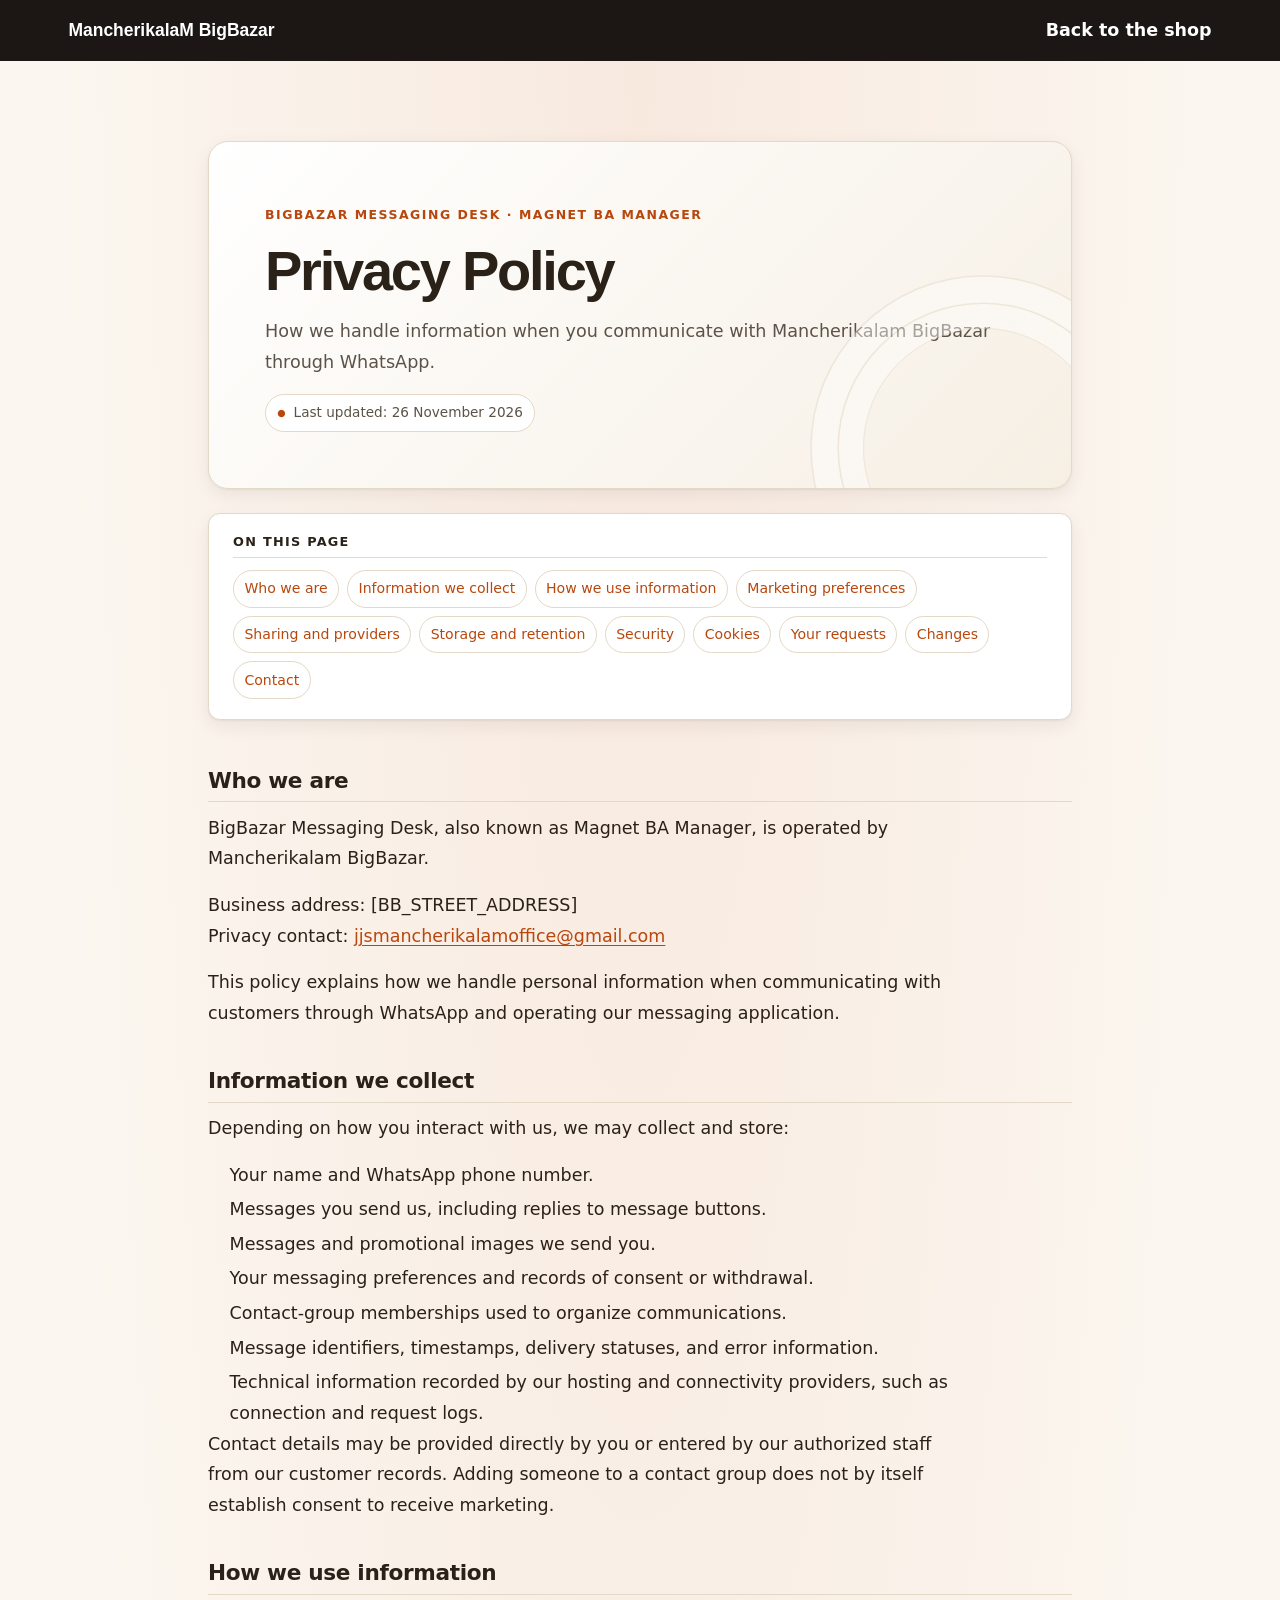
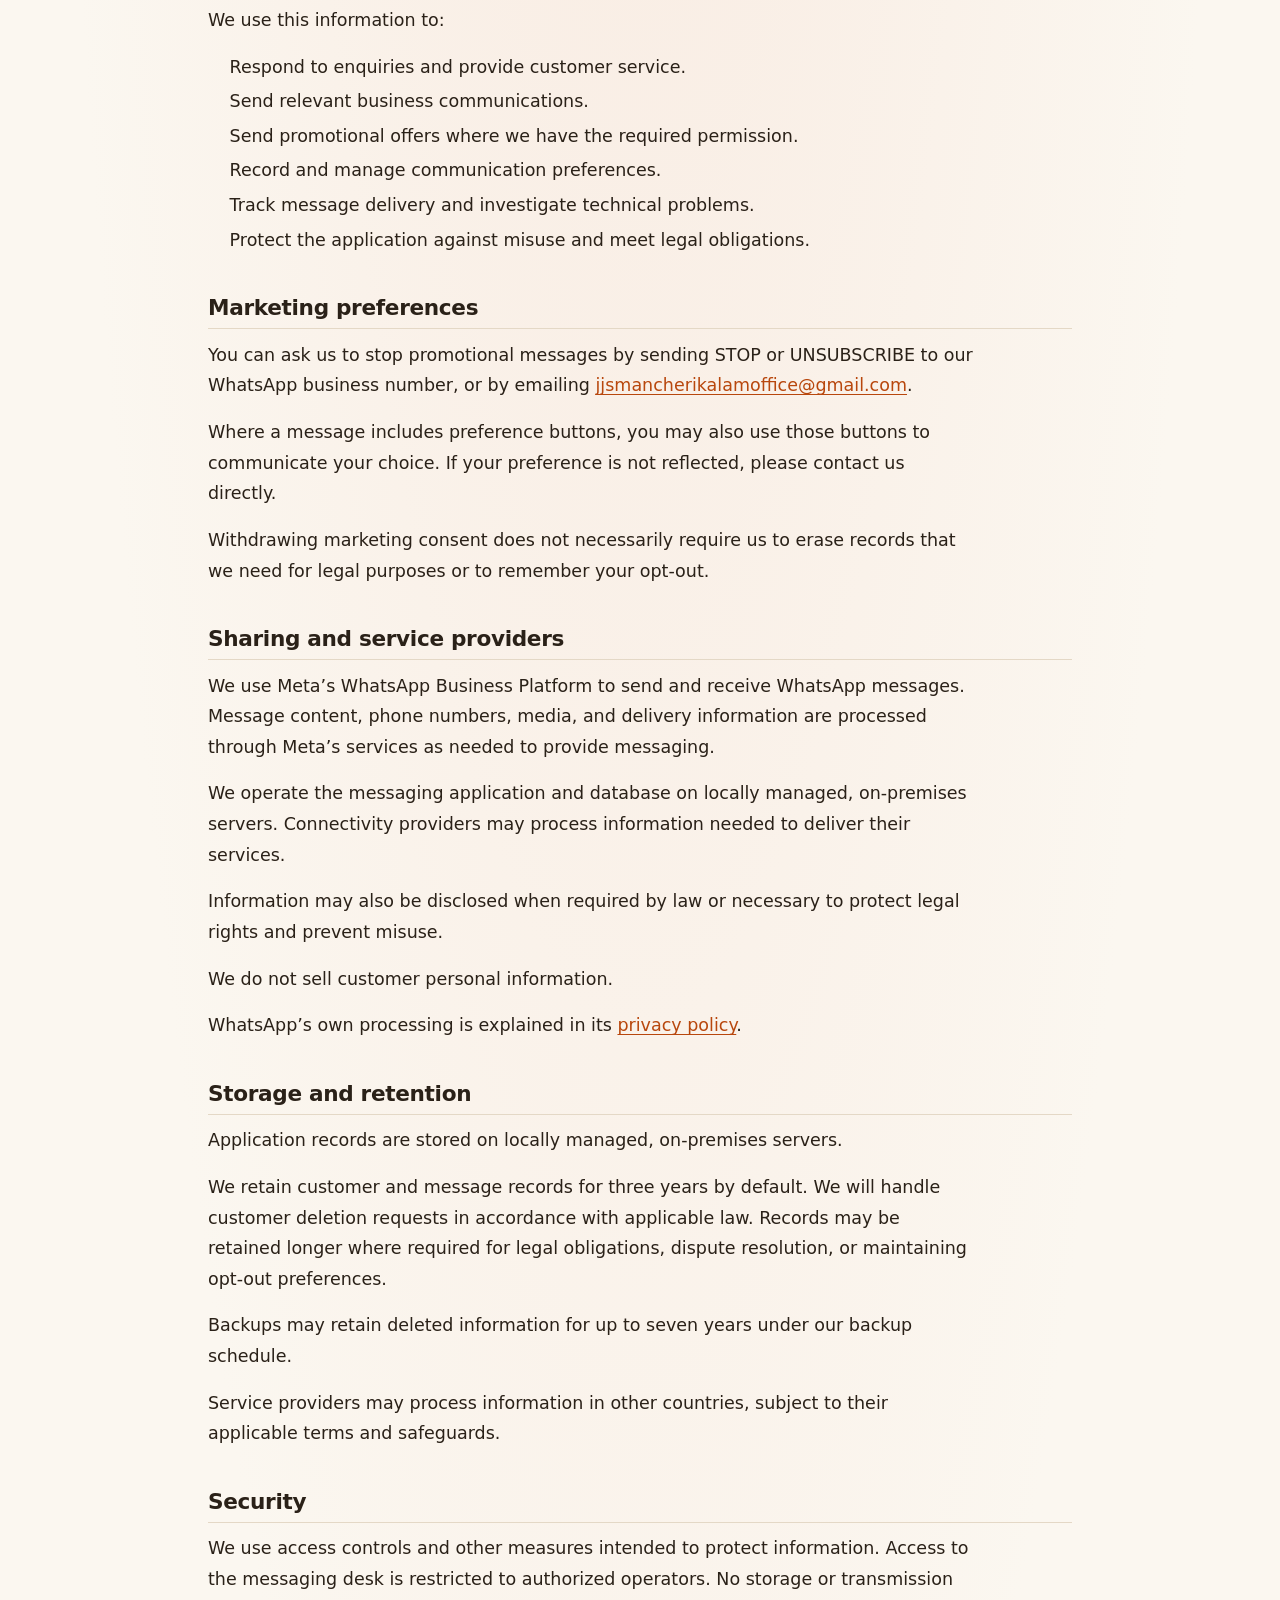
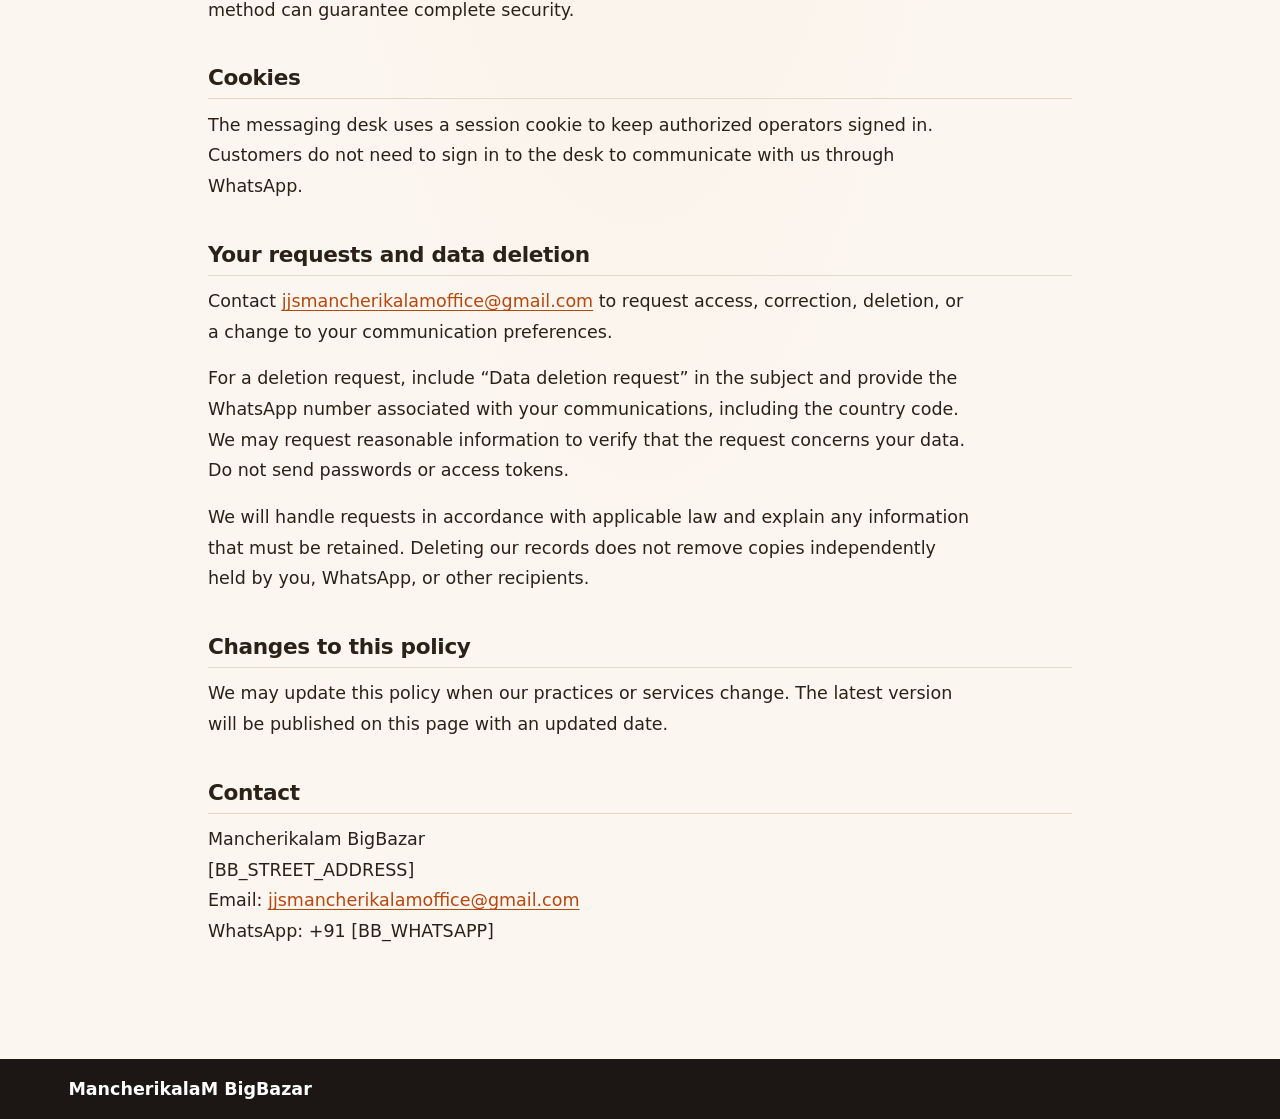
<file: privacy.html>
<!DOCTYPE html>
<html lang="en">

<head>
  <meta charset="UTF-8">
  <meta name="viewport" content="width=device-width, initial-scale=1">
  <meta name="description" content="Privacy policy for BigBazar Messaging Desk, also known as Magnet BA Manager.">
  <meta name="theme-color" content="#263a2d">
  <title>Privacy Policy — MancherikalaM BigBazar</title>
  <link rel="canonical" href="https://mancherikalam.com/privacy.html">
  <link rel="icon" href="assets/img/favicon.svg" type="image/svg+xml">
  <link rel="stylesheet" href="assets/css/styles.css">
</head>

<body class="policy-page">
  <header class="policy-header">
    <div class="shell">
      <a href="./" class="policy-home">MancherikalaM BigBazar</a>
      <a href="./">Back to the shop</a>
    </div>
  </header>

  <main class="policy-main shell">
    <article class="policy-content">
      <div class="policy-hero">
        <span class="policy-eyebrow">BigBazar Messaging Desk · Magnet BA Manager</span>
        <h1>Privacy Policy</h1>
        <p class="policy-lead">How we handle information when you communicate with Mancherikalam BigBazar through WhatsApp.</p>
        <p class="policy-updated"><span aria-hidden="true">●</span> Last updated: 26 November 2026</p>
      </div>

      <nav class="policy-toc" aria-label="On this page">
        <h2>On this page</h2>
        <div class="policy-toc-links">
          <a href="#who-we-are">Who we are</a>
          <a href="#information">Information we collect</a>
          <a href="#use">How we use information</a>
          <a href="#preferences">Marketing preferences</a>
          <a href="#sharing">Sharing and providers</a>
          <a href="#retention">Storage and retention</a>
          <a href="#security">Security</a>
          <a href="#cookies">Cookies</a>
          <a href="#requests">Your requests</a>
          <a href="#changes">Changes</a>
          <a href="#contact">Contact</a>
        </div>
      </nav>

      <h2 id="who-we-are">Who we are</h2>
      <p>BigBazar Messaging Desk, also known as Magnet BA Manager, is operated by
        Mancherikalam BigBazar.</p>
      <p>Business address: [BB_STREET_ADDRESS]<br>
        Privacy contact: <a href="mailto:jjsmancherikalamoffice@gmail.com">jjsmancherikalamoffice@gmail.com</a></p>
      <p>This policy explains how we handle personal information when communicating
        with customers through WhatsApp and operating our messaging application.</p>

      <h2 id="information">Information we collect</h2>
      <p>Depending on how you interact with us, we may collect and store:</p>
      <ul>
        <li>Your name and WhatsApp phone number.</li>
        <li>Messages you send us, including replies to message buttons.</li>
        <li>Messages and promotional images we send you.</li>
        <li>Your messaging preferences and records of consent or withdrawal.</li>
        <li>Contact-group memberships used to organize communications.</li>
        <li>Message identifiers, timestamps, delivery statuses, and error information.</li>
        <li>Technical information recorded by our hosting and connectivity providers,
          such as connection and request logs.</li>
      </ul>
      <p>Contact details may be provided directly by you or entered by our authorized
        staff from our customer records. Adding someone to a contact group does not
        by itself establish consent to receive marketing.</p>

      <h2 id="use">How we use information</h2>
      <p>We use this information to:</p>
      <ul>
        <li>Respond to enquiries and provide customer service.</li>
        <li>Send relevant business communications.</li>
        <li>Send promotional offers where we have the required permission.</li>
        <li>Record and manage communication preferences.</li>
        <li>Track message delivery and investigate technical problems.</li>
        <li>Protect the application against misuse and meet legal obligations.</li>
      </ul>

      <h2 id="preferences">Marketing preferences</h2>
      <p>You can ask us to stop promotional messages by sending STOP or UNSUBSCRIBE
        to our WhatsApp business number, or by emailing
        <a href="mailto:jjsmancherikalamoffice@gmail.com">jjsmancherikalamoffice@gmail.com</a>.</p>
      <p>Where a message includes preference buttons, you may also use those buttons
        to communicate your choice. If your preference is not reflected, please
        contact us directly.</p>
      <p>Withdrawing marketing consent does not necessarily require us to erase
        records that we need for legal purposes or to remember your opt-out.</p>

      <h2 id="sharing">Sharing and service providers</h2>
      <p>We use Meta’s WhatsApp Business Platform to send and receive WhatsApp
        messages. Message content, phone numbers, media, and delivery information
        are processed through Meta’s services as needed to provide messaging.</p>
      <p>We operate the messaging application and database on locally managed,
        on-premises servers. Connectivity providers may process information needed
        to deliver their services.</p>
      <p>Information may also be disclosed when required by law or necessary to
        protect legal rights and prevent misuse.</p>
      <p>We do not sell customer personal information.</p>
      <p>WhatsApp’s own processing is explained in its <a href="https://www.whatsapp.com/legal/privacy-policy">privacy policy</a>.</p>

      <h2 id="retention">Storage and retention</h2>
      <p>Application records are stored on locally managed, on-premises servers.</p>
      <p>We retain customer and message records for three years by default. We will
        handle customer deletion requests in accordance with applicable law. Records
        may be retained longer where required for legal obligations, dispute
        resolution, or maintaining opt-out preferences.</p>
      <p>Backups may retain deleted information for up to seven years under our
        backup schedule.</p>
      <p>Service providers may process information in other countries, subject to
        their applicable terms and safeguards.</p>

      <h2 id="security">Security</h2>
      <p>We use access controls and other measures intended to protect information.
        Access to the messaging desk is restricted to authorized operators.
        No storage or transmission method can guarantee complete security.</p>

      <h2 id="cookies">Cookies</h2>
      <p>The messaging desk uses a session cookie to keep authorized operators
        signed in. Customers do not need to sign in to the desk to communicate
        with us through WhatsApp.</p>

      <h2 id="requests">Your requests and data deletion</h2>
      <p>Contact <a href="mailto:jjsmancherikalamoffice@gmail.com">jjsmancherikalamoffice@gmail.com</a> to request access, correction, deletion,
        or a change to your communication preferences.</p>
      <p>For a deletion request, include “Data deletion request” in the subject and
        provide the WhatsApp number associated with your communications, including
        the country code. We may request reasonable information to verify that
        the request concerns your data. Do not send passwords or access tokens.</p>
      <p>We will handle requests in accordance with applicable law and explain any
        information that must be retained. Deleting our records does not remove
        copies independently held by you, WhatsApp, or other recipients.</p>

      <h2 id="changes">Changes to this policy</h2>
      <p>We may update this policy when our practices or services change. The latest
        version will be published on this page with an updated date.</p>

      <h2 id="contact">Contact</h2>
      <p>Mancherikalam BigBazar<br>
        [BB_STREET_ADDRESS]<br>
        Email: <a href="mailto:jjsmancherikalamoffice@gmail.com">jjsmancherikalamoffice@gmail.com</a><br>
        WhatsApp: +91 [BB_WHATSAPP]</p>
    </article>
  </main>

  <footer class="policy-footer">
    <div class="shell"><a href="./">MancherikalaM BigBazar</a></div>
  </footer>
</body>

</html>
</file>
<file: assets/css/styles.css>
@charset "UTF-8";

/* ============================================================
   MancherikalaM BigBazar — wholesale & retail, Changanassery
   Direction: the shop's own lit sign. A dark slatted wall, a
   golden arc, white geometric lettering — set against a warm
   paper page for everything below the hero. Generous tap
   targets, bilingual by default, readable on a cheap phone.

   Lettering follows the signboard: Quicksand for the rounded
   "MancherikalaM", Montserrat ExtraBold for "BIGBAZAR" and the
   headings. The bilingual layout comes from data-lang on <html>.
   ============================================================ */

/* ---- tokens ---- */

:root {
  --bg: #fbf7f0;
  --bg-soft: #f6efe4;
  --surface: #ffffff;
  --surface-2: #f4ece0;
  --line: #e4d8c6;
  --line-soft: #efe6d8;

  --text: #2a2118;
  --text-dim: #5d5247;
  --muted: #756859;

  /* Brand accent, contrast-checked: 4.98:1 on --bg, 5.32:1 under white. */
  --accent: #b8470d;
  --accent-strong: #8f3609;
  --accent-wash: #f8e9df;
  --accent-ring: #d4650f;
  --on-accent: #ffffff;

  /* The sign: a near-black slatted wall and a golden arc. These stay the
     same in light and dark mode — the hero is always "the sign". */
  --sign-wall: #1c1714;
  --sign-wall-2: #241d19;
  --sign-gold: #f3a712;
  --sign-ink: #ffffff;
  --sign-dim: #e2d6c8;

  --whatsapp: #1fa855;

  --radius: 12px;
  --radius-lg: 20px;
  --shell: 1180px;
  --tap: 48px;
  --header-h: 64px;

  --sans: "Nunito Sans", -apple-system, BlinkMacSystemFont, "Segoe UI", Roboto,
    system-ui, sans-serif;
  --display: "Montserrat", "Nunito Sans", -apple-system, "Segoe UI", sans-serif;
  --rounded: "Quicksand", "Nunito Sans", -apple-system, "Segoe UI", sans-serif;
  --ml: "Noto Sans Malayalam", "Nirmala UI", Manjari, Meera, AnjaliOldLipi,
    sans-serif;

  /* Malayalam needs more room: stacked vowel signs and conjunct
     clusters sit above and below the baseline. */
  --ml-size-adj: 1.06;
  --ml-line: 1.85;

  --shadow: 0 1px 2px rgba(42, 33, 24, .06), 0 6px 18px rgba(42, 33, 24, .07);
  --shadow-lift: 0 2px 4px rgba(42, 33, 24, .08), 0 14px 32px rgba(42, 33, 24, .12);
}

@media (prefers-color-scheme: dark) {
  :root {
    --bg: #171310;
    --bg-soft: #1d1814;
    --surface: #211c17;
    --surface-2: #2a231d;
    --line: #3a3129;
    --line-soft: #2d2620;

    --text: #f2ebe1;
    --text-dim: #c0b4a5;
    --muted: #9a8d7e;

    /* In dark mode the accent is a light colour, so ink on top of it
       flips to the page ground instead of white. 7.87:1 on --bg. */
    --accent: #ff8a3d;
    --accent-strong: #ffa366;
    --accent-wash: #2a1c12;
    --accent-ring: #ff8a3d;
    --on-accent: #171310;

    --sign-wall: #120e0c;
    --sign-wall-2: #1a1411;

    --whatsapp: #4ddd8a;

    --shadow: 0 1px 2px rgba(0, 0, 0, .4), 0 6px 18px rgba(0, 0, 0, .45);
    --shadow-lift: 0 2px 4px rgba(0, 0, 0, .45), 0 14px 32px rgba(0, 0, 0, .55);
  }
}

/* ---- reset ---- */

*,
*::before,
*::after {
  box-sizing: border-box;
}

html {
  scroll-behavior: smooth;
  /* Keep anchor targets clear of the sticky header. */
  scroll-padding-top: calc(var(--header-h) + 12px);
  -webkit-text-size-adjust: 100%;
}

body {
  margin: 0;
  background: var(--bg);
  color: var(--text);
  font-family: var(--sans);
  font-size: 17px;
  line-height: 1.65;
  -webkit-font-smoothing: antialiased;
  /* Long Malayalam compounds must never push the page sideways. */
  overflow-wrap: break-word;
}

img,
svg,
iframe {
  display: block;
  max-width: 100%;
}

img {
  height: auto;
}

a {
  color: var(--accent);
  text-decoration-thickness: .08em;
  text-underline-offset: .18em;
}

a:hover {
  color: var(--accent-strong);
}

h1,
h2,
h3 {
  margin: 0;
  font-family: var(--display);
  font-weight: 800;
  line-height: 1.2;
  letter-spacing: -.015em;
}

p {
  margin: 0 0 1rem;
}

p:last-child {
  margin-bottom: 0;
}

ul {
  margin: 0;
  padding: 0;
  list-style: none;
}

figure {
  margin: 0;
}

button {
  font: inherit;
  color: inherit;
}

/* ---- focus ---- */

:focus-visible {
  outline: 3px solid var(--accent-ring);
  outline-offset: 2px;
  border-radius: 4px;
}

.skip {
  position: absolute;
  left: -9999px;
  top: 0;
}

.skip:focus {
  left: 8px;
  top: 8px;
  z-index: 60;
  padding: .7rem 1rem;
  background: var(--accent);
  color: var(--on-accent);
  border-radius: var(--radius);
  font-weight: 700;
  text-decoration: none;
}

.visually-hidden {
  position: absolute;
  width: 1px;
  height: 1px;
  margin: -1px;
  padding: 0;
  overflow: hidden;
  clip: rect(0 0 0 0);
  white-space: nowrap;
  border: 0;
}

/* ============================================================
   Bilingual pairs

   Markup is always English-then-Malayalam so the page reads
   correctly with CSS and JS switched off. data-lang only
   reorders and resizes — nothing is ever hidden.
   ============================================================ */

.bi {
  display: flex;
  flex-direction: column;
  gap: .18em;
}

.bi > * {
  margin: 0;
  min-width: 0;
}

.bi-ml {
  font-family: var(--ml);
  line-height: var(--ml-line);
  /* Only the 400 weight of Noto Sans Malayalam is loaded. Inheriting 800
     from a heading would make the browser synthesise bold, which smears
     the script's conjuncts and vowel signs. */
  font-weight: 400;
  letter-spacing: 0;
}

/* English leads (default) */

[data-lang="en"] .bi-en {
  order: 1;
}

[data-lang="en"] .bi-ml {
  order: 2;
  font-size: .76em;
  font-weight: 400;
  color: var(--text-dim);
}

/* Malayalam leads */

[data-lang="ml"] .bi-ml {
  order: 1;
  font-size: calc(1em * var(--ml-size-adj));
  font-weight: 400;
  color: inherit;
}

[data-lang="ml"] .bi-en {
  order: 2;
  font-size: .76em;
  font-weight: 400;
  color: var(--text-dim);
}

/* Paragraph pairs need real spacing between the two blocks. */

.bi--prose {
  gap: .85rem;
}

[data-lang="en"] .bi--prose .bi-ml,
[data-lang="ml"] .bi--prose .bi-en {
  font-size: .95em;
  font-weight: 400;
  padding-left: .9rem;
  border-left: 3px solid var(--line);
}

/* Inside a filled button, and on the dark sign, the secondary line must
   stay legible, so it keeps the surrounding ink rather than --text-dim. */

[data-lang="en"] .btn .bi-ml,
[data-lang="ml"] .btn .bi-en,
[data-lang="en"] .hero .bi-ml,
[data-lang="ml"] .hero .bi-en {
  color: inherit;
  opacity: .82;
}

/* ---- layout ---- */

.shell {
  width: 100%;
  max-width: var(--shell);
  margin-inline: auto;
  padding-inline: 1.15rem;
}

.section {
  padding-block: 3.25rem;
}

.section--wash {
  background: var(--accent-wash);
}

.section--soft {
  background: var(--bg-soft);
}

/* --accent on --accent-wash sits just under AA for small text, so
   accent-coloured TEXT on a wash uses the darker --accent-strong. */

.section--wash .eyebrow {
  color: var(--accent-strong);
}

.section-head {
  max-width: 44rem;
  margin-bottom: 2rem;
}

.section-head h2 {
  font-size: clamp(1.5rem, 5.6vw, 2.25rem);
}

.section-lead {
  margin-top: .9rem;
  color: var(--text-dim);
}

.eyebrow {
  display: inline-flex;
  align-items: center;
  gap: .55rem;
  margin-bottom: .6rem;
  font-size: .76rem;
  font-weight: 700;
  letter-spacing: .14em;
  text-transform: uppercase;
  color: var(--accent);
}

/* A short golden bar before each eyebrow echoes the arc on the sign. */

.eyebrow::before {
  content: "";
  width: 1.6rem;
  height: 3px;
  border-radius: 3px;
  background: var(--sign-gold);
}

/* ---- wordmark (the sign, in HTML) ---- */

.wordmark {
  position: relative;
  display: inline-flex;
  flex-direction: column;
  align-items: center;
  padding-top: .5em;
  color: inherit;
  line-height: 1;
}

/* The arc stretches to the word's width; its stroke is non-scaling, so the
   thickness is set here in px and inherited into the <use> shadow tree. */

.wordmark-arc {
  position: absolute;
  top: 0;
  left: -.5em;
  width: calc(100% + 1em);
  height: 1.05em;
  color: var(--sign-gold);
  stroke-width: 3px;
  overflow: visible;
}

.wordmark-wheat {
  position: absolute;
  top: -.62em;
  right: 16%;
  width: .8em;
  height: .8em;
  color: var(--sign-gold);
}

.wordmark-top {
  font-family: var(--rounded);
  font-weight: 700;
  font-size: 1em;
  letter-spacing: .005em;
}

.wordmark-bottom {
  margin-top: .08em;
  font-family: var(--display);
  font-weight: 800;
  font-size: 1.32em;
  letter-spacing: .02em;
}

/* ---- header ---- */

.topbar {
  position: sticky;
  top: 0;
  z-index: 40;
  min-height: var(--header-h);
  display: flex;
  align-items: center;
  gap: .6rem;
  padding: .45rem 1.15rem;
  background: var(--sign-wall);
  color: var(--sign-ink);
  border-bottom: 3px solid var(--sign-gold);
}

.brand {
  display: flex;
  align-items: center;
  min-width: 0;
  color: var(--sign-ink);
  text-decoration: none;
  font-size: .95rem;
}

.brand:hover {
  color: var(--sign-ink);
}

.topbar-end {
  display: flex;
  align-items: center;
  gap: .5rem;
  margin-left: auto;
}

/* ---- language toggle ---- */

.lang {
  display: flex;
  flex: none;
  padding: 3px;
  background: rgba(255, 255, 255, .08);
  border: 1px solid rgba(255, 255, 255, .18);
  border-radius: 999px;
}

.lang-btn {
  min-height: 36px;
  padding: 0 .7rem;
  background: none;
  border: 0;
  border-radius: 999px;
  font-size: .82rem;
  font-weight: 700;
  color: var(--sign-dim);
  cursor: pointer;
  white-space: nowrap;
}

.lang-btn[lang="ml"] {
  font-family: var(--ml);
  font-size: .78rem;
}

.lang-btn[aria-pressed="true"] {
  background: var(--sign-gold);
  color: var(--sign-wall);
}

/* ---- nav ---- */

.nav-toggle {
  display: grid;
  place-content: center;
  gap: 4px;
  width: var(--tap);
  height: var(--tap);
  flex: none;
  padding: 0;
  background: none;
  border: 1px solid rgba(255, 255, 255, .22);
  border-radius: var(--radius);
  cursor: pointer;
}

.nav-toggle span {
  display: block;
  width: 20px;
  height: 2px;
  background: var(--sign-ink);
  border-radius: 2px;
}

.nav {
  position: fixed;
  top: var(--header-h);
  left: 0;
  right: 0;
  z-index: 39;
  display: none;
  flex-direction: column;
  padding: .5rem 1.15rem 1rem;
  background: var(--sign-wall);
  border-bottom: 3px solid var(--sign-gold);
  box-shadow: var(--shadow);
}

.nav.is-open {
  display: flex;
}

.nav a {
  display: flex;
  align-items: center;
  min-height: var(--tap);
  padding: .4rem .2rem;
  border-bottom: 1px solid rgba(255, 255, 255, .1);
  color: var(--sign-ink);
  font-weight: 700;
  text-decoration: none;
}

.nav a:last-child {
  border-bottom: 0;
}

.nav a:hover {
  color: var(--sign-gold);
}

/* ---- buttons ---- */

.btn {
  display: inline-flex;
  align-items: center;
  justify-content: center;
  gap: .6rem;
  min-height: var(--tap);
  padding: .7rem 1.25rem;
  border: 2px solid transparent;
  border-radius: var(--radius);
  font-weight: 700;
  text-align: center;
  text-decoration: none;
  cursor: pointer;
  transition: transform .12s ease, background-color .12s ease;
}

.btn:active {
  transform: translateY(1px);
}

.btn svg {
  flex: none;
  width: 22px;
  height: 22px;
}

.btn--primary {
  background: var(--accent);
  color: var(--on-accent);
}

.btn--primary:hover {
  background: var(--accent-strong);
  color: var(--on-accent);
}

.btn--ghost {
  background: var(--surface);
  border-color: var(--line);
  color: var(--text);
}

.btn--ghost:hover {
  border-color: var(--accent);
  color: var(--accent);
}

/* On the dark sign: gold fill with wall-coloured ink (9:1), and an
   outlined white button beside it. */

.btn--gold {
  background: var(--sign-gold);
  color: var(--sign-wall);
}

.btn--gold:hover {
  background: #ffbd3d;
  color: var(--sign-wall);
}

.btn--outline-light {
  background: transparent;
  border-color: rgba(255, 255, 255, .45);
  color: var(--sign-ink);
}

.btn--outline-light:hover {
  border-color: var(--sign-gold);
  color: var(--sign-gold);
}

.btn-stack {
  display: flex;
  flex-direction: column;
  gap: .7rem;
  margin-top: 1.5rem;
}

/* A control whose underlying value is still a [PLACEHOLDER] is flagged by
   main.js rather than left to produce a dead tap. All of this disappears by
   itself once the deploy fills the environment variables in. */

[data-placeholder] {
  border-style: dashed !important;
  border-color: var(--accent) !important;
  background: var(--accent-wash) !important;
  color: var(--accent-strong) !important;
  cursor: not-allowed;
}

[data-placeholder]::after {
  content: " — not added yet";
  font-size: .78em;
  font-weight: 700;
  opacity: .85;
}

.map-load[data-placeholder]::after {
  content: " — map link not added yet";
}

/* The sticky bar is two buttons across a 375px phone, with no room for the
   explanation; the same warning is already on the hero CTA above. */

.actionbar [data-placeholder]::after {
  content: none;
}

/* ============================================================
   Hero — the lit sign
   ============================================================ */

.hero {
  position: relative;
  overflow: hidden;
  padding-block: 2.25rem 2.75rem;
  color: var(--sign-ink);
  /* Vertical slats like the wall behind the real sign, with a warm glow
     where the arc lights it up. */
  background:
    radial-gradient(ellipse 70% 55% at 22% 18%, rgba(243, 167, 18, .2), transparent 70%),
    repeating-linear-gradient(90deg, transparent 0 14px, rgba(255, 255, 255, .035) 14px 16px),
    linear-gradient(180deg, var(--sign-wall-2), var(--sign-wall));
}

.hero-inner {
  display: grid;
  gap: 2rem;
}

.hero-sign {
  font-size: clamp(1.9rem, 9.5vw, 3.6rem);
  margin-bottom: 1.25rem;
}

.hero-sign {
  padding: .45em .5em 0;
}

.hero-sign .wordmark-arc {
  stroke-width: 7px;
}

.footer-brand .wordmark-arc {
  stroke-width: 3.5px;
}

.brand .wordmark,
.footer-brand .wordmark {
  margin: .35em .5em 0;
}

.hero .eyebrow {
  color: var(--sign-gold);
}

.hero-tagline {
  font-family: var(--display);
  font-weight: 800;
  font-size: clamp(1.25rem, 5vw, 1.75rem);
  line-height: 1.25;
}

.hero-tagline .bi-ml {
  font-family: var(--ml);
}

.hero-lead {
  margin-top: 1rem;
  max-width: 34rem;
  color: var(--sign-dim);
}

.hero-aside {
  display: flex;
  flex-wrap: wrap;
  gap: .4rem 1.4rem;
  margin-top: 1.25rem;
  font-weight: 700;
}

.hero-aside a {
  display: inline-flex;
  align-items: center;
  gap: .4rem;
  min-height: 44px;
  color: var(--sign-ink);
  text-decoration: none;
}

.hero-aside a:hover {
  color: var(--sign-gold);
}

/* The aside links are plain text, not buttons, so the placeholder state
   needs no box — only the note. */

.hero-aside [data-placeholder] {
  border: 0 !important;
  background: none !important;
  color: var(--sign-dim) !important;
}

/* Three portrait photos, staggered like stacked sacks. */

.mosaic {
  display: grid;
  grid-template-columns: repeat(3, minmax(0, 1fr));
  gap: .6rem;
  align-items: start;
}

.mosaic img {
  width: 100%;
  aspect-ratio: 3 / 4;
  object-fit: cover;
  border-radius: var(--radius);
  box-shadow: 0 10px 30px rgba(0, 0, 0, .45);
}

.mosaic img:nth-child(2) {
  margin-top: 1.5rem;
}

.mosaic img:nth-child(3) {
  margin-top: .6rem;
}

/* ---- feature strip ---- */

.features {
  display: grid;
  grid-template-columns: repeat(2, minmax(0, 1fr));
  gap: .7rem;
  margin-top: 2.25rem;
}

.feature {
  display: flex;
  align-items: center;
  gap: .7rem;
  min-width: 0;
  padding: .8rem .9rem;
  background: rgba(255, 255, 255, .06);
  border: 1px solid rgba(255, 255, 255, .12);
  border-radius: var(--radius);
  font-size: .92rem;
  font-weight: 700;
  line-height: 1.3;
}

.feature svg {
  flex: none;
  width: 26px;
  height: 26px;
  color: var(--sign-gold);
}

/* ============================================================
   About
   ============================================================ */

.about {
  display: grid;
  gap: 2rem;
  align-items: center;
}

.about-sign {
  overflow: hidden;
  border-radius: var(--radius-lg);
  background: var(--sign-wall);
  box-shadow: var(--shadow-lift);
}

.about-sign img {
  width: 100%;
}

.about-sign figcaption {
  padding: .7rem 1rem;
  font-size: .85rem;
  color: var(--sign-dim);
}

.serve {
  display: flex;
  flex-wrap: wrap;
  gap: .5rem;
  margin-top: 1.5rem;
}

/* ============================================================
   Products — photo cards
   ============================================================ */

.photo-cards {
  display: grid;
  grid-template-columns: repeat(2, minmax(0, 1fr));
  gap: .85rem;
}

.photo-card {
  display: flex;
  flex-direction: column;
  min-width: 0;
  overflow: hidden;
  background: var(--surface);
  border: 1px solid var(--line);
  border-radius: var(--radius);
  box-shadow: var(--shadow);
  transition: transform .15s ease, box-shadow .15s ease;
}

.photo-card:hover {
  transform: translateY(-3px);
  box-shadow: var(--shadow-lift);
}

.photo-card img {
  width: 100%;
  aspect-ratio: 4 / 3;
  object-fit: cover;
  background: var(--surface-2);
  border-bottom: 3px solid var(--sign-gold);
}

.photo-card figcaption {
  display: flex;
  flex-direction: column;
  gap: .35rem;
  padding: .8rem .85rem 1rem;
}

.photo-card h3 {
  font-size: 1rem;
  letter-spacing: -.005em;
}

.photo-card .brands {
  font-size: .8rem;
  line-height: 1.45;
  color: var(--muted);
}

/* ============================================================
   Rice wall
   ============================================================ */

.split {
  display: grid;
  gap: 2rem;
}

.rice-groups {
  display: grid;
  gap: .7rem;
}

.rice-group {
  display: grid;
  align-content: start;
  gap: .45rem;
  padding: .9rem 1rem;
  background: var(--surface);
  border: 1px solid var(--line);
  border-left: 4px solid var(--sign-gold);
  border-radius: var(--radius);
}

.rice-group h3 {
  font-size: 1rem;
}

.photo-grid {
  display: grid;
  grid-template-columns: repeat(2, minmax(0, 1fr));
  gap: .6rem;
}

.photo-grid img {
  width: 100%;
  aspect-ratio: 1 / 1;
  object-fit: cover;
  border-radius: var(--radius);
  background: var(--surface-2);
}

.photo-grid--3 {
  grid-template-columns: repeat(3, minmax(0, 1fr));
}

.note {
  margin-top: 1.25rem;
  font-size: .9rem;
  color: var(--muted);
}

/* ---- chips ---- */

.chips {
  display: flex;
  flex-wrap: wrap;
  gap: .4rem;
}

.chip {
  display: inline-flex;
  align-items: center;
  min-height: 34px;
  padding: .25rem .8rem;
  background: var(--surface-2);
  border: 1px solid var(--line);
  border-radius: 999px;
  font-size: .88rem;
  font-weight: 700;
  line-height: 1.3;
}

.chip--accent {
  background: var(--accent-wash);
  border-color: transparent;
  color: var(--accent-strong);
}

.chips--center {
  justify-content: center;
}

.chips--lg .chip {
  min-height: 42px;
  padding: .4rem 1.05rem;
  font-family: var(--display);
  font-size: .95rem;
  font-weight: 800;
  background: var(--surface);
}

/* ============================================================
   Frozen foods
   ============================================================ */

.signboard {
  overflow: hidden;
  margin-bottom: .6rem;
  border-radius: var(--radius-lg);
  box-shadow: var(--shadow);
}

.signboard img {
  width: 100%;
}

.ticks {
  display: grid;
  gap: .5rem;
  margin-top: 1.2rem;
}

.ticks li {
  display: flex;
  align-items: flex-start;
  gap: .6rem;
}

.ticks li::before {
  content: "\2713";
  flex: none;
  color: var(--accent);
  font-weight: 700;
}

.sub-head {
  margin: 1.5rem 0 .6rem;
  font-size: .78rem;
  font-family: var(--sans);
  font-weight: 700;
  letter-spacing: .12em;
  text-transform: uppercase;
  color: var(--muted);
}

/* ============================================================
   For businesses
   ============================================================ */

.biz {
  padding: 1.6rem 1.25rem;
  background: var(--surface);
  border: 2px solid var(--accent);
  border-radius: var(--radius-lg);
}

.biz h2 {
  font-size: clamp(1.35rem, 5vw, 1.9rem);
}

.biz-lead {
  margin-top: 1rem;
  color: var(--text-dim);
}

.steps {
  display: grid;
  gap: .85rem;
  margin: 1.75rem 0 0;
  padding: 0;
  list-style: none;
  counter-reset: step;
}

.step {
  position: relative;
  padding: 1rem 1rem 1rem 3.6rem;
  background: var(--bg-soft);
  border-radius: var(--radius);
  counter-increment: step;
}

.step::before {
  content: counter(step);
  position: absolute;
  left: 1rem;
  top: 1rem;
  display: grid;
  place-content: center;
  width: 1.9rem;
  height: 1.9rem;
  border-radius: 50%;
  background: var(--sign-wall);
  color: var(--sign-gold);
  font-family: var(--display);
  font-weight: 800;
}

.step h3 {
  font-size: 1rem;
  margin-bottom: .2rem;
}

.step p {
  color: var(--text-dim);
  font-size: .95rem;
}

/* ============================================================
   Gallery + lightbox
   ============================================================ */

.gallery {
  display: grid;
  grid-template-columns: repeat(2, minmax(0, 1fr));
  gap: .6rem;
}

.gallery li {
  min-width: 0;
}

.gallery a {
  display: block;
  overflow: hidden;
  border-radius: var(--radius);
}

.gallery img {
  width: 100%;
  aspect-ratio: 4 / 5;
  object-fit: cover;
  background: var(--surface);
  transition: transform .3s ease;
}

.gallery a:hover img {
  transform: scale(1.04);
}

.lightbox {
  width: min(94vw, 560px);
  max-height: 94vh;
  padding: 0;
  border: 0;
  border-radius: var(--radius-lg);
  background: var(--sign-wall);
  color: var(--sign-ink);
  overflow: hidden;
}

.lightbox::backdrop {
  background: rgba(10, 8, 6, .85);
}

.lightbox img {
  width: 100%;
  max-height: 82vh;
  object-fit: contain;
}

.lightbox p {
  margin: 0;
  padding: .7rem 1rem;
  font-size: .9rem;
  color: var(--sign-dim);
}

.lightbox-close {
  position: absolute;
  top: .5rem;
  right: .5rem;
  display: grid;
  place-content: center;
  width: var(--tap);
  height: var(--tap);
  padding: 0;
  background: rgba(0, 0, 0, .6);
  border: 0;
  border-radius: 50%;
  color: #fff;
  font-size: 1.6rem;
  line-height: 1;
  cursor: pointer;
}

/* ============================================================
   Visit us
   ============================================================ */

.visit {
  display: grid;
  gap: 1.75rem;
}

.visit-block + .visit-block {
  margin-top: 1.5rem;
}

.visit h3 {
  font-size: 1.05rem;
  margin-bottom: .5rem;
}

.address {
  font-style: normal;
  color: var(--text-dim);
}

.table-wrap {
  overflow-x: auto;
  border: 1px solid var(--line);
  border-radius: var(--radius);
}

table {
  width: 100%;
  border-collapse: collapse;
  font-size: .95rem;
}

caption {
  padding: .75rem 1rem;
  background: var(--surface-2);
  border-bottom: 1px solid var(--line);
  font-weight: 700;
  text-align: left;
}

th,
td {
  padding: .7rem 1rem;
  text-align: left;
  border-bottom: 1px solid var(--line-soft);
}

tbody tr:last-child th,
tbody tr:last-child td {
  border-bottom: 0;
}

th {
  font-weight: 700;
  white-space: nowrap;
}

td {
  color: var(--text-dim);
}

/* ---- map (click to load) ---- */

.map {
  position: relative;
  aspect-ratio: 4 / 3;
  background: var(--surface-2);
  border: 1px solid var(--line);
  border-radius: var(--radius);
  overflow: hidden;
}

.map iframe {
  width: 100%;
  height: 100%;
  border: 0;
}

.map-load {
  position: absolute;
  inset: 0;
  display: flex;
  flex-direction: column;
  align-items: center;
  justify-content: center;
  gap: .5rem;
  width: 100%;
  padding: 1rem;
  background: var(--accent-wash);
  border: 0;
  color: var(--accent-strong);
  font-weight: 700;
  cursor: pointer;
  text-align: center;
}

.map-load svg {
  width: 38px;
  height: 38px;
}

.map-load small {
  font-weight: 400;
  color: var(--text-dim);
}

/* ============================================================
   Footer — back to the sign wall
   ============================================================ */

.site-footer {
  padding-block: 2.75rem;
  background: var(--sign-wall);
  color: var(--sign-dim);
  border-top: 3px solid var(--sign-gold);
}

.footer-brand {
  margin-bottom: 2rem;
  color: var(--sign-ink);
  font-size: 1.15rem;
}

.footer-grid {
  display: grid;
  gap: 1.75rem;
}

.footer-col h2 {
  font-family: var(--sans);
  font-size: .78rem;
  font-weight: 700;
  letter-spacing: .14em;
  text-transform: uppercase;
  color: var(--sign-gold);
  margin-bottom: .75rem;
}

.footer-links {
  display: grid;
  gap: .15rem;
}

.footer-links a {
  display: inline-flex;
  align-items: center;
  gap: .5rem;
  min-height: 44px;
  color: var(--sign-ink);
  font-weight: 700;
  text-decoration: none;
}

.footer-links a:hover {
  color: var(--sign-gold);
  text-decoration: underline;
}

.footer-links [data-placeholder] {
  border: 0 !important;
  background: none !important;
  color: var(--sign-dim) !important;
}

.legal {
  display: grid;
  gap: .3rem;
  margin: 0;
  font-size: .9rem;
}

.legal dt {
  font-weight: 700;
  color: var(--sign-dim);
  opacity: .75;
  font-size: .76rem;
  letter-spacing: .08em;
  text-transform: uppercase;
}

.legal dd {
  margin: 0 0 .6rem;
  color: var(--sign-ink);
}

.copyright {
  margin-top: 2rem;
  padding-top: 1.25rem;
  border-top: 1px solid rgba(255, 255, 255, .12);
  font-size: .88rem;
}

/* ---- sticky action bar (mobile) ---- */

.actionbar {
  position: fixed;
  left: 0;
  right: 0;
  bottom: 0;
  z-index: 45;
  display: grid;
  grid-template-columns: 1fr 1fr;
  gap: .5rem;
  padding: .5rem .75rem calc(.5rem + env(safe-area-inset-bottom, 0px));
  background: var(--bg);
  border-top: 1px solid var(--line);
  box-shadow: 0 -4px 18px rgba(42, 33, 24, .1);
}

.actionbar .btn {
  min-height: 46px;
  padding-inline: .5rem;
  font-size: .95rem;
}

.has-actionbar {
  /* Keep the bar from covering the last of the footer. */
  padding-bottom: calc(var(--tap) + 2.25rem);
}

/* ============================================================
   Wider screens
   ============================================================ */

@media (min-width: 600px) {
  .photo-cards {
    grid-template-columns: repeat(3, minmax(0, 1fr));
  }

  .gallery {
    grid-template-columns: repeat(3, minmax(0, 1fr));
    gap: .85rem;
  }

  .features {
    grid-template-columns: repeat(4, minmax(0, 1fr));
  }

  .steps {
    grid-template-columns: repeat(3, minmax(0, 1fr));
  }

  .btn-stack {
    flex-direction: row;
    flex-wrap: wrap;
  }

  .btn-stack .btn {
    flex: 1 1 13rem;
  }

  .footer-grid {
    grid-template-columns: repeat(2, minmax(0, 1fr));
  }
}

@media (min-width: 900px) {
  :root {
    --header-h: 72px;
  }

  body {
    font-size: 17.5px;
  }

  .section {
    padding-block: 5rem;
  }

  .hero {
    padding-block: 4rem 4.5rem;
  }

  .hero-inner {
    grid-template-columns: minmax(0, 1.05fr) minmax(0, 1fr);
    align-items: center;
    gap: 3.5rem;
  }

  .mosaic {
    gap: .9rem;
  }

  .mosaic img:nth-child(2) {
    margin-top: 3rem;
  }

  .mosaic img:nth-child(3) {
    margin-top: 1.25rem;
  }

  .about {
    grid-template-columns: minmax(0, 1.1fr) minmax(0, 1fr);
    gap: 3.5rem;
  }

  .photo-cards {
    grid-template-columns: repeat(4, minmax(0, 1fr));
    gap: 1.1rem;
  }

  .split {
    grid-template-columns: minmax(0, 1fr) minmax(0, 1fr);
    align-items: start;
    gap: 3rem;
  }

  .split--reverse > :first-child {
    order: 2;
  }

  .rice-groups {
    grid-template-columns: repeat(2, minmax(0, 1fr));
  }

  .gallery {
    grid-template-columns: repeat(4, minmax(0, 1fr));
  }

  .visit {
    grid-template-columns: minmax(0, 1fr) minmax(0, 1.1fr);
    align-items: start;
    gap: 2.5rem;
  }

  .footer-grid {
    grid-template-columns: repeat(4, minmax(0, 1fr));
  }

  .biz {
    padding: 2.75rem 2.5rem;
  }
}

/* Above the mobile breakpoint the sticky bar is unnecessary —
   the hero buttons are in reach. */

@media (min-width: 721px) {
  .actionbar {
    display: none;
  }

  .has-actionbar {
    padding-bottom: 0;
  }
}

/* The hamburger only exists while the nav is collapsed. Seven links need
   more room than a tablet has, so the inline nav waits for 1080px. */

@media (min-width: 1080px) {
  .nav-toggle {
    display: none;
  }

  /* In the DOM the nav follows .topbar-end so the mobile drawer can sit
     below the whole bar. On desktop they swap, putting the section links
     next to the brand and the language pill out at the right edge. */

  .nav {
    order: 2;
    margin-left: auto;
    position: static;
    display: flex;
    flex-direction: row;
    align-items: center;
    gap: .15rem;
    padding: 0;
    background: none;
    border: 0;
    box-shadow: none;
  }

  .topbar-end {
    order: 3;
    margin-left: .75rem;
  }

  .nav a {
    min-height: 40px;
    padding: .35rem .65rem;
    border-bottom: 0;
    border-radius: var(--radius);
    font-size: .93rem;
  }

  .nav a:hover {
    background: rgba(255, 255, 255, .08);
  }
}

/* ---- motion ---- */

@media (prefers-reduced-motion: reduce) {
  html {
    scroll-behavior: auto;
  }

  *,
  *::before,
  *::after {
    animation-duration: .01ms !important;
    animation-iteration-count: 1 !important;
    transition-duration: .01ms !important;
  }
}

/* Privacy policy page */
.policy-page {
  min-height: 100vh;
  background: var(--bg);
  background-image: radial-gradient(ellipse at 50% 0, var(--accent-wash) 0, transparent 38rem);
}

.policy-header,
.policy-footer {
  padding-block: 1rem;
  background: var(--sign-wall);
  color: var(--sign-ink);
}

.policy-header .shell {
  display: flex;
  justify-content: space-between;
  align-items: center;
  gap: 1rem;
}

.policy-header a,
.policy-footer a {
  color: inherit;
  font-weight: 700;
  text-decoration: none;
}

.policy-header a:hover,
.policy-footer a:hover {
  color: var(--sign-gold);
  text-decoration: underline;
}

.policy-home {
  font-family: var(--display);
}

.policy-main {
  padding-block: clamp(2.5rem, 7vw, 5rem);
}

.policy-content {
  max-width: 54rem;
  margin-inline: auto;
  color: var(--text);
  line-height: 1.75;
}

.policy-hero {
  position: relative;
  overflow: hidden;
  padding: clamp(2rem, 6vw, 3.5rem);
  border: 1px solid var(--line);
  border-radius: var(--radius-lg);
  background: linear-gradient(135deg, var(--surface) 0%, var(--bg-soft) 100%);
  box-shadow: var(--shadow);
}

.policy-hero::after {
  position: absolute;
  right: -2rem;
  bottom: -5rem;
  width: 15rem;
  height: 15rem;
  border: 1px solid var(--line);
  border-radius: 50%;
  content: "";
  box-shadow: 0 0 0 1.5rem var(--surface), 0 0 0 1.6rem var(--line),
    0 0 0 3.2rem var(--surface), 0 0 0 3.3rem var(--line);
  opacity: .45;
  pointer-events: none;
}

.policy-eyebrow {
  display: inline-block;
  margin-bottom: .7rem;
  color: var(--accent);
  font-size: .78rem;
  font-weight: 800;
  letter-spacing: .12em;
  text-transform: uppercase;
}

.policy-content .policy-hero h1 {
  margin: 0;
  font-size: clamp(2.25rem, 6vw, 3.5rem);
  letter-spacing: -.04em;
}

.policy-lead {
  max-width: 40rem;
  margin: .75rem 0 1rem;
  color: var(--text-dim);
  font-size: 1.1rem;
}

.policy-content .policy-updated {
  display: inline-flex;
  align-items: center;
  gap: .5rem;
  margin: 0;
  padding: .4rem .7rem;
  border: 1px solid var(--line);
  border-radius: 999px;
  background: var(--surface);
  font-size: .85rem;
}

.policy-updated span {
  color: var(--accent);
  font-size: .6rem;
}

.policy-toc {
  margin-block: 1.5rem 3rem;
  padding: 1.25rem 1.5rem;
  border: 1px solid var(--line);
  border-radius: var(--radius);
  background: var(--surface);
  box-shadow: var(--shadow);
}

.policy-content .policy-toc h2 {
  margin: 0 0 .75rem;
  font-size: .8rem;
  letter-spacing: .1em;
  text-transform: uppercase;
}

.policy-toc-links {
  display: flex;
  flex-wrap: wrap;
  gap: .5rem;
}

.policy-toc-links a {
  padding: .35rem .65rem;
  border: 1px solid var(--line);
  border-radius: 999px;
  color: var(--text);
  font-size: .88rem;
  text-decoration: none;
  transition: border-color .15s ease, background .15s ease, color .15s ease;
}

.policy-toc-links a:hover {
  border-color: var(--accent);
  background: var(--accent-wash);
  color: var(--accent-strong);
}

.policy-content h1,
.policy-content h2 {
  color: var(--text);
  line-height: 1.2;
}

.policy-content h1 {
  font-family: var(--display);
  font-size: clamp(2rem, 5vw, 3rem);
  margin-bottom: .5rem;
}

.policy-content h2 {
  font-family: var(--sans);
  font-size: 1.35rem;
  margin: 2.5rem 0 .65rem;
  padding-bottom: .45rem;
  border-bottom: 1px solid var(--line);
  scroll-margin-top: 1.5rem;
}

.policy-content p,
.policy-content ul {
  max-width: 48rem;
}

.policy-content ul {
  padding-left: 1.35rem;
}

.policy-content li::marker {
  color: var(--accent);
}

.policy-content li + li {
  margin-top: .25rem;
}

.policy-content a {
  color: var(--accent);
  text-underline-offset: .15em;
}

.policy-updated {
  margin-top: 0;
  color: var(--text-dim);
  font-size: .95rem;
}

.policy-footer {
  margin-top: 2rem;
}

@media (max-width: 600px) {
  .policy-header .shell {
    align-items: flex-start;
  }

  .policy-header a:last-child {
    font-size: .88rem;
  }

  .policy-hero::after {
    right: -9rem;
  }

  .policy-toc {
    padding: 1rem;
  }
}

/* ---- print ---- */

@media print {
  .topbar,
  .nav,
  .actionbar,
  .map,
  .skip,
  .gallery {
    display: none !important;
  }

  body {
    background: #fff;
    color: #000;
  }

  .hero,
  .site-footer {
    background: #fff;
    color: #000;
  }
}
</file>
